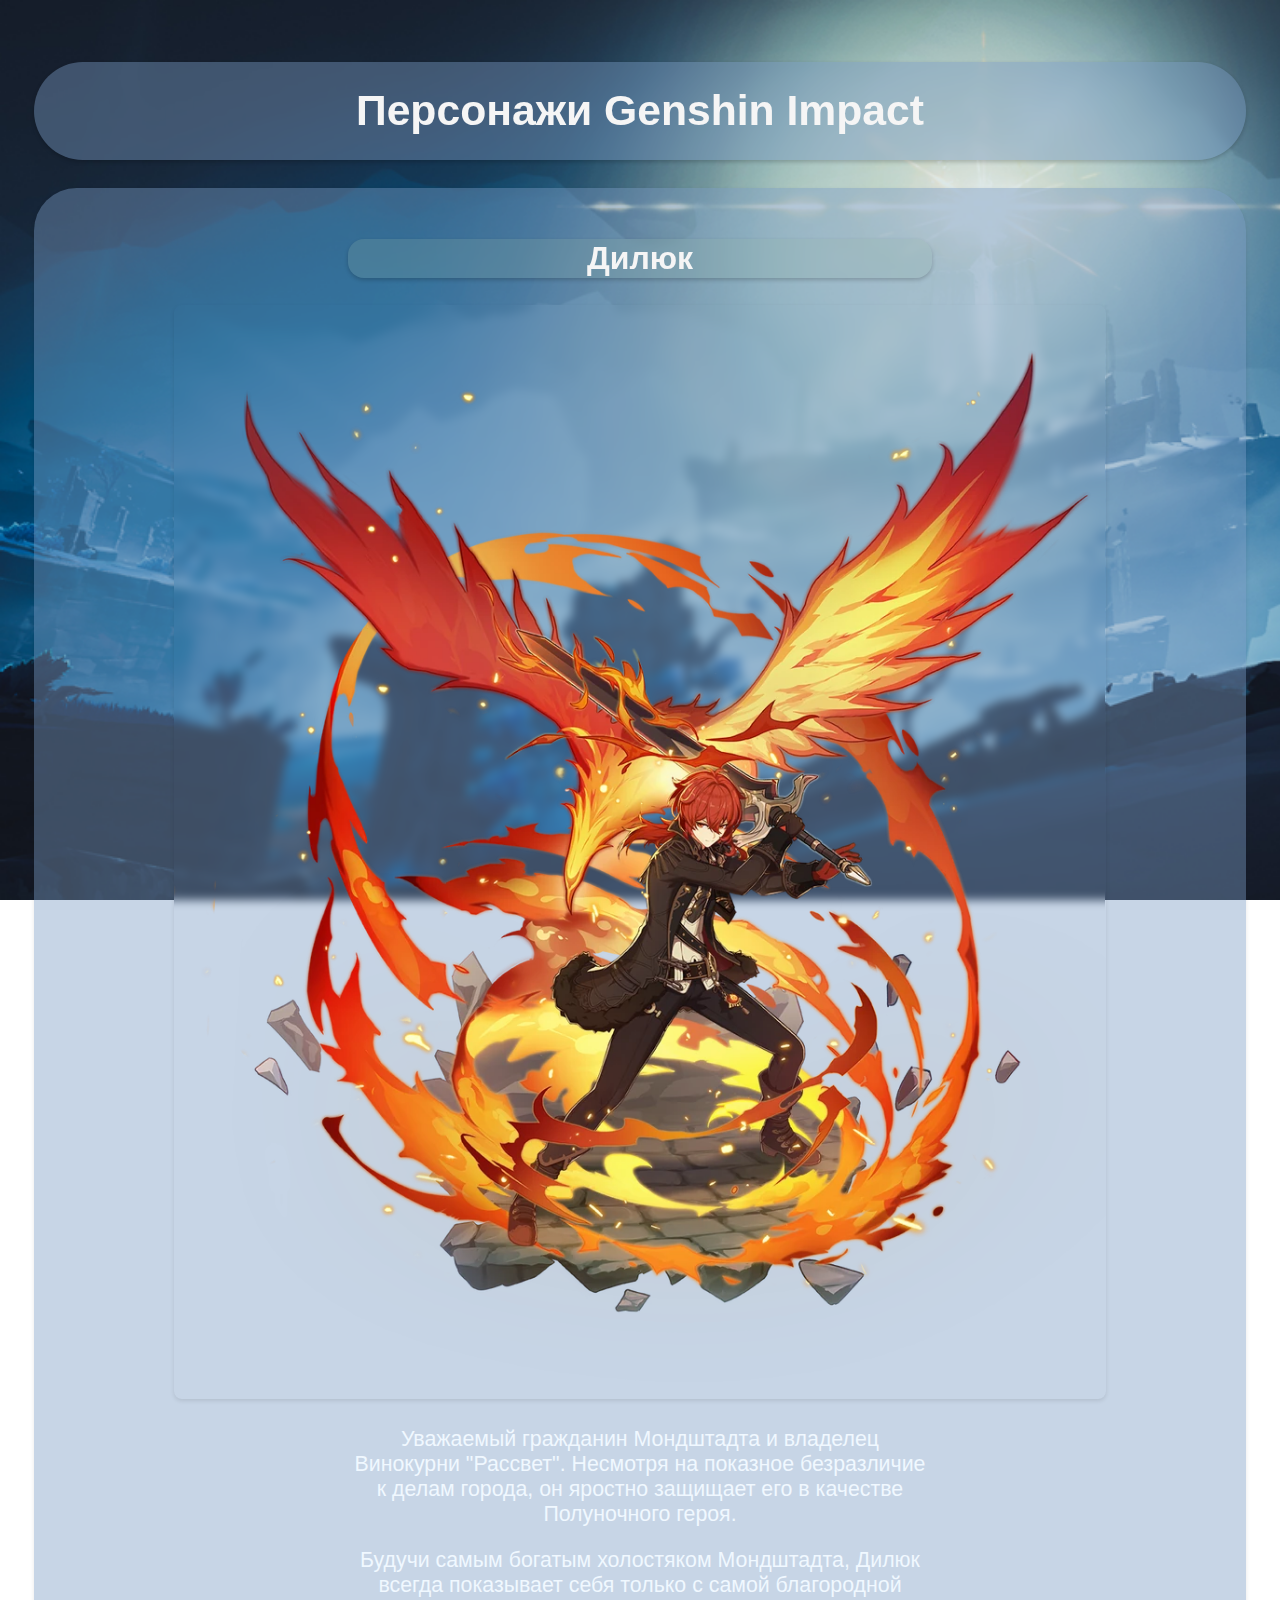
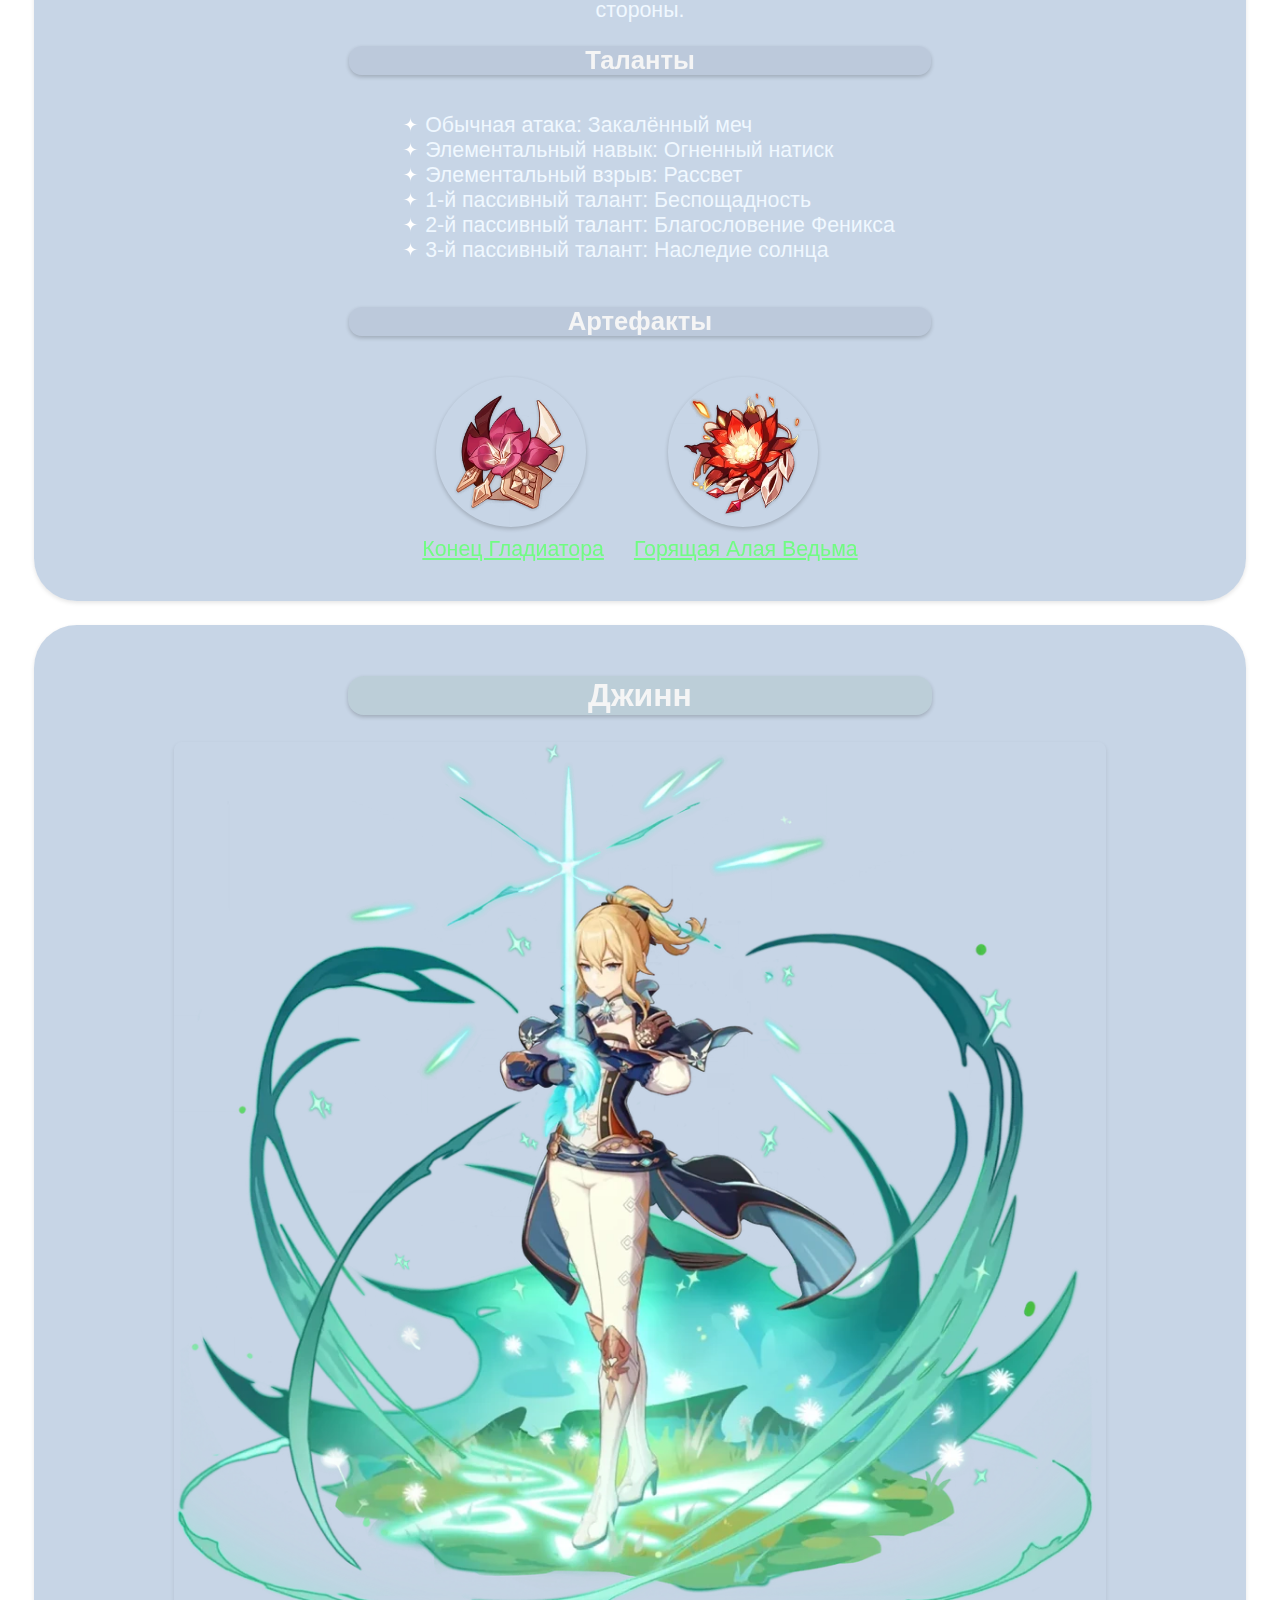
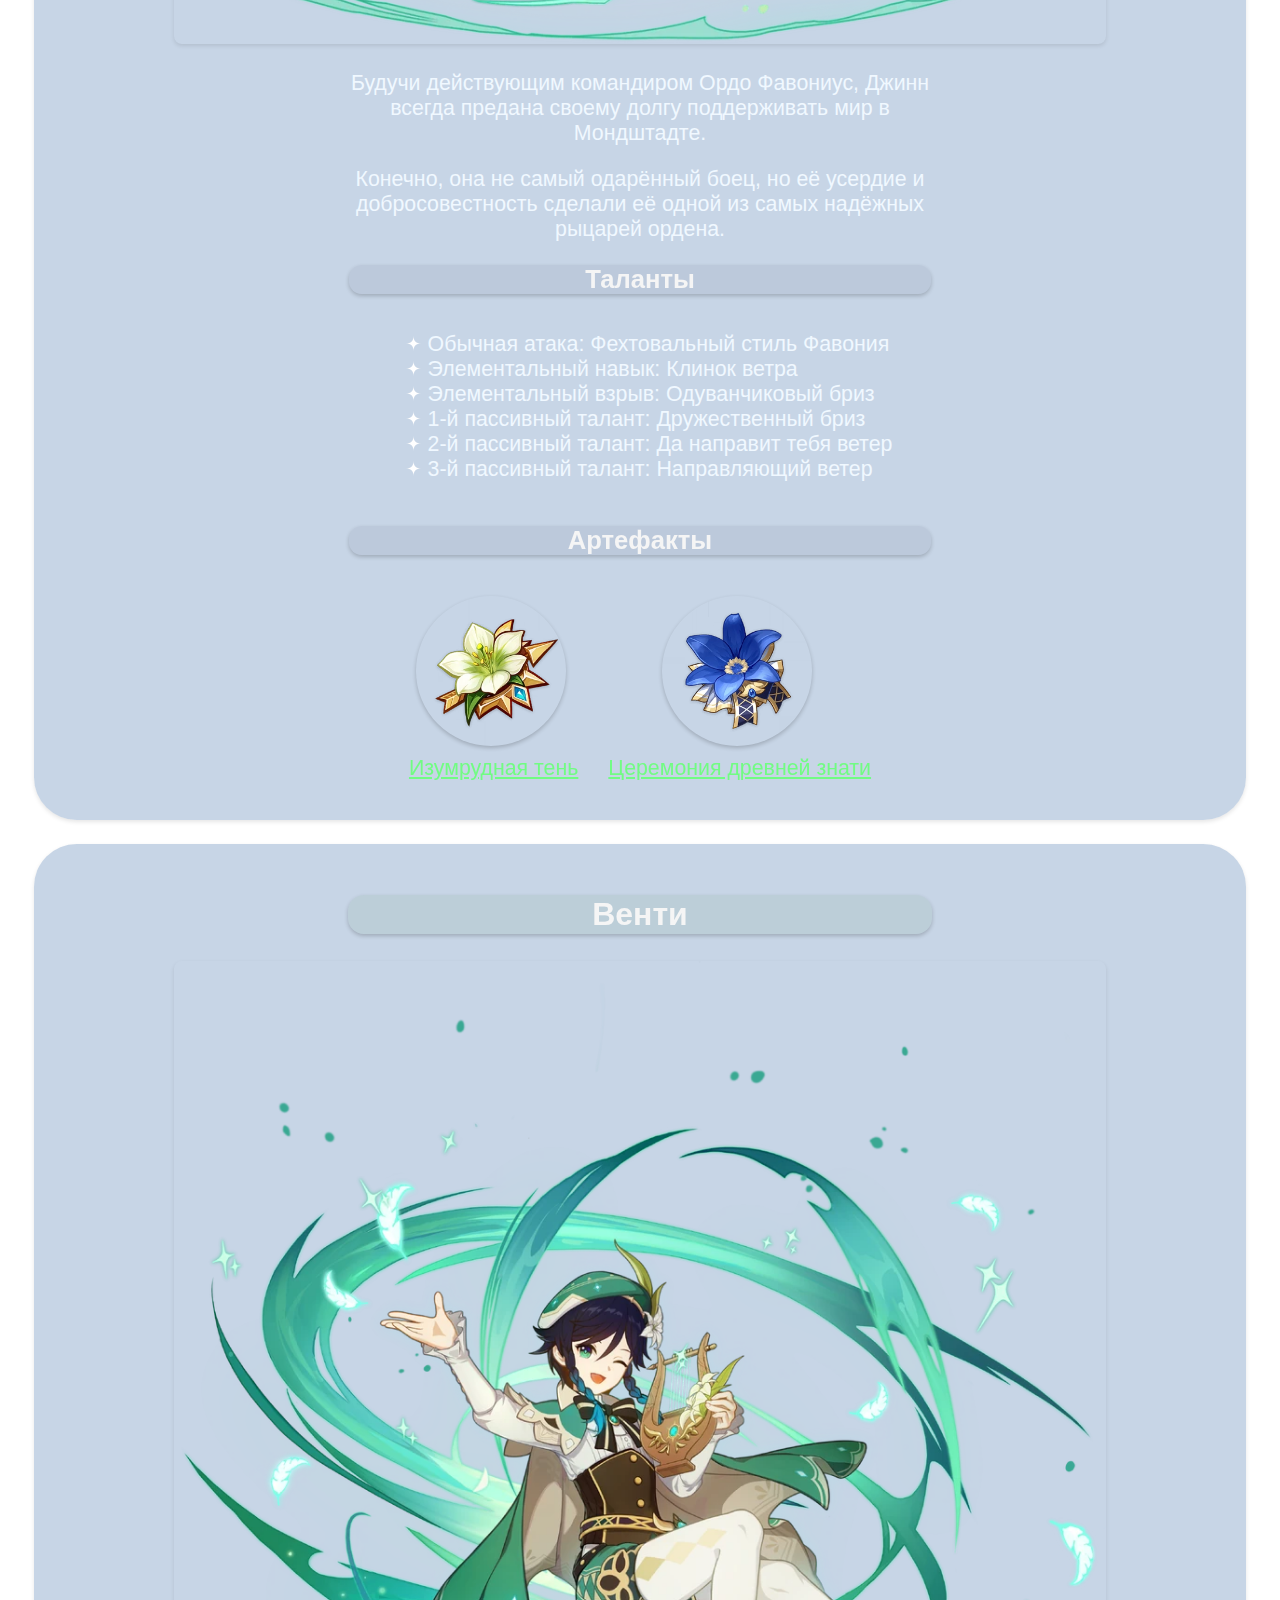
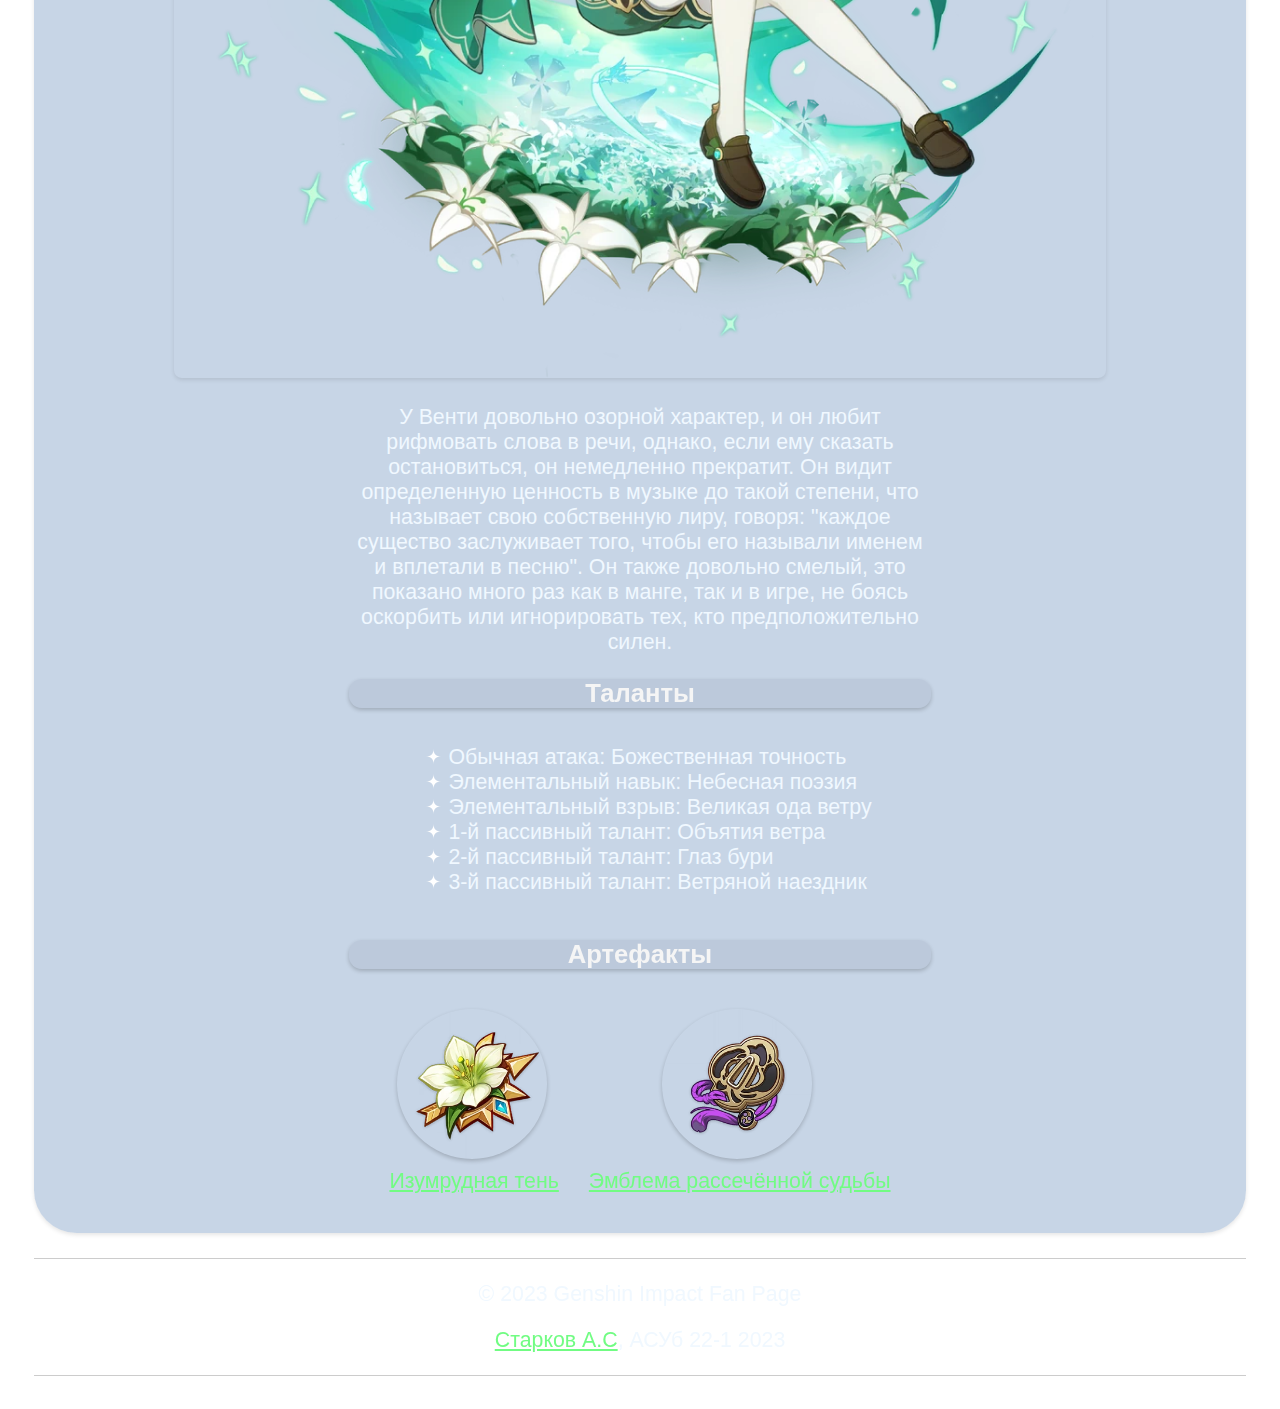
<file: index.html>
<!DOCTYPE html>
<html lang="ru">
<head>
    <meta charset="UTF-8">
    <meta name="viewport" content="width=device-width, initial-scale=1.0">
    <title>Персонажи Genshin Impact</title>
    <link rel="stylesheet" href="CSS/styles.css">
</head>
<body>
      <!-- Yandex.Metrika counter -->
<script type="text/javascript" >
    (function(m,e,t,r,i,k,a){m[i]=m[i]||function(){(m[i].a=m[i].a||[]).push(arguments)};
    m[i].l=1*new Date();
    for (var j = 0; j < document.scripts.length; j++) {if (document.scripts[j].src === r) { return; }}
    k=e.createElement(t),a=e.getElementsByTagName(t)[0],k.async=1,k.src=r,a.parentNode.insertBefore(k,a)})
    (window, document, "script", "https://mc.yandex.ru/metrika/tag.js", "ym");
 
    ym(95614223, "init", {
         clickmap:true,
         trackLinks:true,
         accurateTrackBounce:true,
         webvisor:true
    });
 </script>
 <noscript><div><img src="https://mc.yandex.ru/watch/95614223" style="position:absolute; left:-9999px;" alt="" /></div></noscript>
 <!-- /Yandex.Metrika counter -->
    <header>
        <h1>Персонажи Genshin Impact</h1>
    </header>

    <section class="character" id="diluc">
        <h2>Дилюк</h2>
        <img src="img/Diluc.jpg" alt="Дилюк" class="character-image">
        <p>Уважаемый гражданин Мондштадта и владелец Винокурни "Рассвет". Несмотря на показное безразличие к делам города, он яростно защищает его в качестве Полуночного героя.</p>
        <p>Будучи самым богатым холостяком Мондштадта, Дилюк всегда показывает себя только с самой благородной стороны.</p>
        <h3>Таланты</h3>
        <div class="abilities-list">
            <ul>
                <li>Обычная атака: Закалённый меч</li>
                <li>Элементальный навык: Огненный натиск</li>
                <li>Элементальный взрыв: Рассвет</li>
                <li>1-й пассивный талант: Беспощадность</li>
                <li>2-й пассивный талант: Благословение Феникса</li>
                <li>3-й пассивный талант: Наследие солнца</li>
            </ul>
        </div>

        <section>
            <h3>Артефакты</h3>
            <div class="artifacts-list">
                <article class="artifact-element">
                    <img src="img/artifact1.jpg" alt="Конец Гладиатора" class="artifact-image">
                    <div><a href="https://genshin-impact.fandom.com/ru/wiki/Конец_гладиатора" target="_blank"><span>Конец Гладиатора</span></a></div>
                </article>
                <article class="artifact-element">
                    <img src="img/artifact2.jpg" alt="Горящая Алая Ведьма" class="artifact-image">
                    <div><a href="https://genshin-impact.fandom.com/ru/wiki/Горящая_алая_ведьма" target="_blank"><span>Горящая Алая Ведьма</span></a></div>
                </article>
            </div>
        </section>
    </section>

    <section class="character" id="jean">
        <h2>Джинн</h2>
        <img src="img/Jean.jpg" alt="Джинн" class="character-image">
        <p>Будучи действующим командиром Ордо Фавониус, Джинн всегда предана своему долгу поддерживать мир в Мондштадте.</p>
        <p>Конечно, она не самый одарённый боец, но её усердие и добросовестность сделали её одной из самых надёжных рыцарей ордена. </p>

        <h3>Таланты</h3>
        <div class="abilities-list">
            <ul>
                <li>Обычная атака: Фехтовальный стиль Фавония</li>
                <li>Элементальный навык: Клинок ветра</li>
                <li>Элементальный взрыв: Одуванчиковый бриз</li>
                <li>1-й пассивный талант: Дружественный бриз</li>
                <li>2-й пассивный талант: Да направит тебя ветер</li>
                <li>3-й пассивный талант: Направляющий ветер</li>
            </ul>
        </div>

        <section>
            <h3>Артефакты</h3>
            <div class="artifacts-list">
                <article class="artifact-element">
                    <img src="img/artifact3.jpg" alt="Изумрудная тень" class="artifact-image">
                    <div><a href="https://genshin-impact.fandom.com/ru/wiki/Изумрудная_тень" target="_blank"><span>Изумрудная тень</span></a></div>
                </article>
                <article class="artifact-element">
                    <img src="img/artifact4.jpg" alt="Церемония древней знати" class="artifact-image">
                    <div><a href="https://genshin-impact.fandom.com/ru/wiki/Церемония_древней_знати" target="_blank"><span>Церемония древней знати</span></a></div>
                </article>
            </div>
        </section>
    </section>
        
    <section class="character" id="venti">
        <h2>Венти</h2>
        <img src="img/Venti.jpg" alt="Венти" class="character-image">
        <p>У Венти довольно озорной характер, и он любит рифмовать слова в речи, однако, если ему сказать остановиться, он немедленно прекратит. Он видит определенную ценность в музыке до такой степени, что называет свою собственную лиру, говоря: "каждое существо заслуживает того, чтобы его называли именем и вплетали в песню". Он также довольно смелый, это показано много раз как в манге, так и в игре, не боясь оскорбить или игнорировать тех, кто предположительно силен.</p>
        
        <h3>Таланты</h3>
        <div class="abilities-list">
            <ul>
                <li>Обычная атака: Божественная точность</li>
                <li>Элементальный навык: Небесная поэзия</li>
                <li>Элементальный взрыв: Великая ода ветру</li>
                <li>1-й пассивный талант: Объятия ветра</li>
                <li>2-й пассивный талант: Глаз бури</li>
                <li>3-й пассивный талант: Ветряной наездник</li>
            </ul>
        </div>
        
        <section>
            <h3>Артефакты</h3>
            <div class="artifacts-list">
                <article class="artifact-element">
                    <img src="img/artifact3.jpg" alt="Изумрудная тень" class="artifact-image">
                    <div><a href="https://genshin-impact.fandom.com/ru/wiki/Изумрудная_тень" target="_blank"><span>Изумрудная тень</span></a></div>
                </article>
                <article class="artifact-element">
                    <img src="img/artifact5.jpg" alt="Эмблема рассечённой судьбы" class="artifact-image">
                    <div><a href="https://genshin-impact.fandom.com/ru/wiki/Эмблема_рассечённой_судьбы" target="_blank"><span>Эмблема рассечённой судьбы</span></a></div>
                </article>
            </div>
        </section>
    </section>

    <footer>
        <p>© 2023 Genshin Impact Fan Page</p>
        <p><a href="https://vk.com/shalopaish" target="_blank"> <span> Старков А.С</span></a>, АСУб 22-1 2023</p>
    </footer>
</body>
</html>
</file>
<file: CSS/styles.css>
/* styles.css */

body {
    font-family: 'Arial', sans-serif;
    font-size: 16pt;
    width: auto;
    padding: 2%;
    background-image: url("Bckg.png");
    background-size: cover;
    background-attachment: fixed;
    text-align: center;
}

header {
    margin-bottom: 2%;
}

h1 {
    backdrop-filter: blur(5px);
    max-width: 100%;
    padding: 2%;
    background-color: rgba(123, 157, 196, 0.425);
    border-radius: 2em;
    box-shadow: 0 2px 4px rgba(0, 0, 0, 0.2);
    font-family: 'Arial', sans-serif;
    color: #f5f5f5;
}

h2 {
    backdrop-filter: blur(5px);
    font-family: 'Arial', sans-serif;
    color: #f5f5f5;
}

h3 {
    backdrop-filter: blur(5px);
}

.character-abilities {
    justify-content: center;
}

.character ul {
    list-style-image: url("point.png");
    color: #f0f8ff;
    margin-top: 1%;
}

.abilities-list {
    display: flex;
    flex-direction: row;
    justify-content: center;
    text-align: left;
}

.character {
    margin-bottom: 2%;
    padding: 2%;
    background-color: rgba(123, 157, 196, 0.425);
    border-radius: 2em;
    box-shadow: 0 2px 4px rgba(0, 0, 0, 0.1);
}

.character-image {
    backdrop-filter: blur(5px);
    max-width: 80%;
    border-radius: 8px;
    box-shadow: 0 2px 4px rgba(0, 0, 0, 0.1);
    object-fit: cover;
    max-height: 100%; /* Исправлено: изменил значение height на max-height */
    align-items: center;
    justify-content: center;
}

/* Стили для круглых изображений артефактов */
.artifact-image {
    max-width: 100%; /* Максимальная ширина равна размеру контейнера */
    width: auto;
    height: 150px; /* Автоматическая высота для сохранения пропорций */
    object-fit: cover; /* Обрезаем или масштабируем изображение, чтобы оно полностью заполнило заданные размеры */
    vertical-align: middle;
    border-radius: 50%; 
    box-shadow: 0 2px 4px rgba(0, 0, 0, 0.2);
    margin-right: 5px; /* Заменил 5% на 5px */
}

.artifact-element div {
    margin-left: auto;
    margin-right: auto;
    justify-content: center;
}

.artifacts-list {
    color: #f5f5f5;
    display: flex;
    flex-wrap: wrap;
    justify-content: center;
}

.artifact-element {
    backdrop-filter: blur(5px);
    display: flex;
    flex-direction: column;
    align-items: center;
    gap: 10px;
    margin: 15px;
}

.artifact-element a {
    color: #71fc83;
}

.character h2 {
    background-color: #94b4a536;
    box-shadow: 0 2px 4px rgba(0, 0, 0, 0.2);
    border-radius: 0.5em;
    max-width: 50%;
    padding: 0.1%;
    font-size: 1.5em;
    color: #f5f5f5;
    margin-left: auto;
    margin-right: auto;
}

.character h3 {
    background-color: #949bb436;
    box-shadow: 0 2px 4px rgba(0, 0, 0, 0.2);
    border-radius: 0.5em;
    max-width: 50%;
    margin-top: 2%;
    font-size: 1.2em;
    color: #f5f5f5;
    margin-left: auto;
    margin-right: auto;
}

.character p {
    max-width: 50%;
    color: #f0f8ff;
    margin-left: auto;
    margin-right: auto;
}

footer {
    backdrop-filter: blur(8px);
    margin-top: 8px;
    padding-top: 2px;
    border-top: 1px solid #ccc;
    border-bottom: 1px solid #ccc;
    color: #f0f8ff;
}

footer a {
    color: #71fc83;
}

/* Добавление медиа-запросов для адаптивности на разных устройствах */

@media screen and (max-width: 768px) {
    .character {
        padding: 8px;
    }
    .character img {
        border-radius: 8px;
    }
    h1 {
        font-size: 1.2em;
    }
    .character h2 {
        font-size: 1.2em;
    }
    .character h3 {
        font-size: 1em;
    }
    .character p {
        font-size: 0.9em;
    }
    .character ul li {
        font-size: 0.9em;
    }
    .artifact-image{
        width: 100px;
        height: auto;
    }
}
</file>
